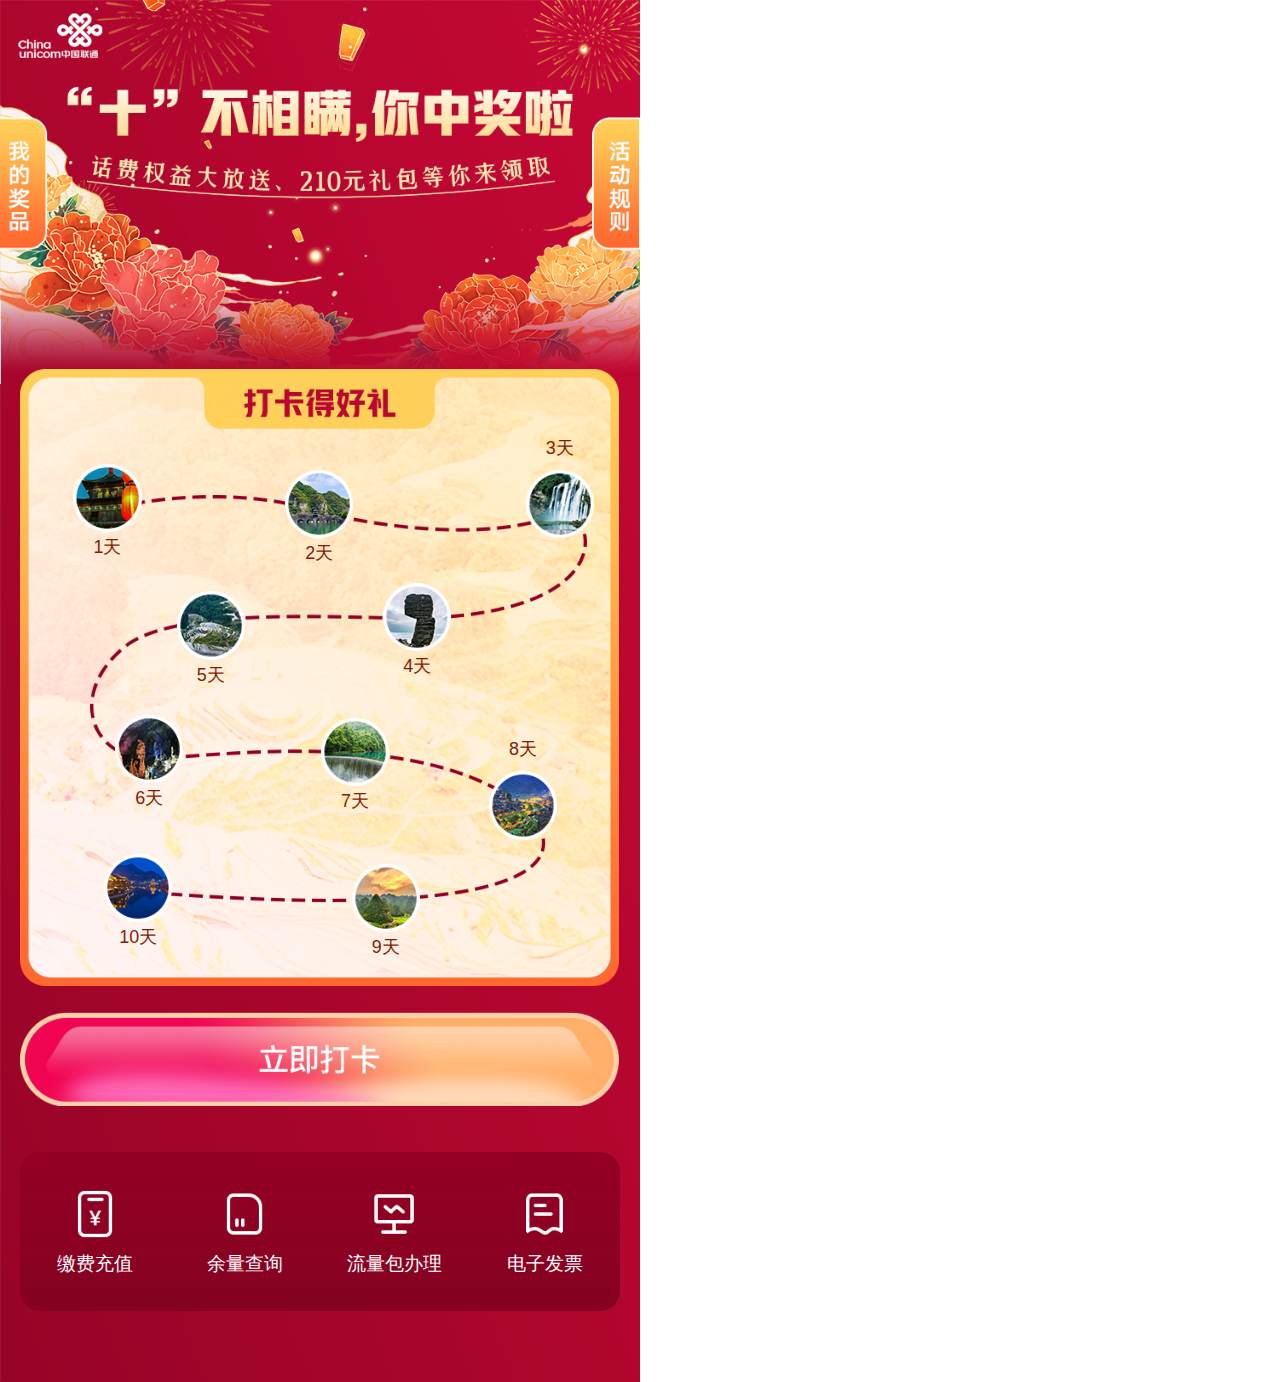
<file: index.html>
<!DOCTYPE html>
<html lang="en">
<head>
    <meta charset="UTF-8">
    <meta http-equiv="X-UA-Compatible" content="IE=edge">
    <meta name="viewport" content="width=device-width, initial-scale=1.0">
    <title>贵州联通</title>
    <link rel="stylesheet" href="./css/index.css">
	<link rel="stylesheet" href="./css/common.css">
	<script src="./js/flexible.js"></script>
	<script src="./js/vue.min.js"></script>
</head>
<body>
    <div id="app">
        <div class="page">
            <!-- 奖品，规则 -->
            <div class="rules" @click="toRules"></div>
            <div class="record" @click="toPrize"></div>
            <!-- 活动 -->
            <div class="active-box">
                <div id="roadline"></div>
                <ul id="active-group">
                    <li class="active-item" v-for="item in dataList" :key="item.id">
                        <img class="active-pic" :src="item.img">
                        <p :class=" item.class ">{{ item.isDone?'已打卡':item.text }}</p>
                    </li>
                </ul>
            </div>
            <!-- 打卡 -->
            <div :class=" isToday? 'sign-done':'sign-in' " @click="playcard"></div>
            <!-- 业务 -->
            <div class="work">
                <ul class="work-group">
                    <li>
                        <img src="./img/work4.png" >
                        <p>缴费充值</p>
                    </li>
                    <li>
                        <img src="./img/work3.png" >
                        <p>余量查询</p>
                    </li>
                    <li class="work-item2">
                        <img src="./img/work2.png" >
                        <p>流量包办理</p>
                    </li>
                    <li>
                        <img src="./img/work1.png" >
                        <p>电子发票</p>
                    </li>
                </ul>
            </div>

            <!-- 未中奖弹框 -->
			<div class="shade" v-if="noPrize">
                <div class="no-prize">
                    <div class="no-prize-top"></div>
                    <p class="no-prize-content">恭喜您前进一步，离奖品很近了，继续加油！</p>
                    <div class="no-prize-bottom" @click="close">知道啦</div>
                    <div class="close" @click="close"></div>
                </div>
            </div>
            <!-- 中奖弹框 -->
		    <div class="shade" v-if="hasPrize">
                <div class="no-prize">
                    <div class="no-prize-top"></div>
                    <p class="has-prize-content1">恭喜您获得XXX奖品</p>
                    <p class="has-prize-content2">请前往<a href="./prize.html">【我的奖品】</a>页查看</p>
                    <div class="no-prize-bottom" @click="close">知道啦</div>
                    <div class="close" @click="close"></div>
                </div>
            </div>
        </div>
    </div>
</body>
<script type="text/javascript">
    const app = new Vue({
        el:'#app',
        data: {
            isToday:false,
            noPrize:false,
            hasPrize:false,
            taskStartTime:null,
            dataList:[
                {
                    id:'2022-09-21',
                    text:'1天',
                    isDone:false,
                    img: './img/day1.png',
                    class:'active-font1'
                },
                {
                    id:'2022-09-22',
                    text:'2天',
                    isDone:false,
                    img: './img/day2.png',
                    class:'active-font1'
                },
                {
                    id:'2022-09-23',
                    text:'3天',
                    isDone:false,
                    img: './img/day3.png',
                    class:'active-font1'
                },
                {
                    id:'2022-09-24',
                    text:'4天',
                    isDone:false,
                    img: './img/day4.png',
                    class:'active-font1'
                },
                {
                    id:'2022-09-25',
                    text:'5天',
                    isDone:false,
                    img: './img/day5.png',
                    class:'active-font1'
                },
                {
                    id:'2022-09-26',
                    text:'6天',
                    isDone:false,
                    img: './img/day6.png',
                    class:'active-font1'
                },
                {
                    id:'2022-09-27',
                    text:'7天',
                    isDone:false,
                    img: './img/day7.png',
                    class:'active-font1'
                },
                {
                    id:'2022-09-28',
                    text:'8天',
                    isDone:false,
                    img: './img/day8.png',
                    class:'active-font1'
                },
                {
                    id:'2022-09-29',
                    text:'9天',
                    isDone:false,
                    img: './img/day9.png',
                    class:'active-font1'
                },
                {
                    id:'2022-09-30',
                    text:'10天',
                    isDone:false,
                    img: './img/day10.png',
                    class:'active-font1'
                },    
            ]
        },
        methods: {
            playcard(){
                if (this.isToday) {
                    return;
                }
                this.dataList.map((item) => {
                    if( item.id === this.taskStartTime ){
                        item.isDone = true 
                        item.class = 'active-font2'
                        this.isToday = true
                    }
                })
                console.log(this.isToday);

                // 随机出奖
                if( Math.floor(Math.random()*4) <= 2){
                    this.noPrize = true
                }else{
                    this.hasPrize = true
                }
                
            },
            toRules(){
                window.location.href = './rule.html'
            },
            toPrize(){
                window.location.href = './prize.html'
            },
            close(){
                this.noPrize = false
                this.hasPrize = false
            }
        },
        mounted() {
            // 在加载页面时就遍历数组，渲染页面

            // 获取当前时间并格式化
            let date = new Date();
            // getMonth()中得到的数字加一为月份，即8为九月
            if (date.getMonth() < 9) {
                this.taskStartTime = date.getFullYear() + "-0" + (date.getMonth() + 1) + "-"
            } else {
                this.taskStartTime = date.getFullYear() + "-" + (date.getMonth() + 1) + "-"
            }
            if (date.getDate() < 10) {
                this.taskStartTime += "0" + date.getDate()
            } else {
                this.taskStartTime += date.getDate()
            }
            console.log(this.taskStartTime.split("-")[2])

            // 遍历数组
            this.dataList.forEach((item) => {
                    // 如果今天之前没有打卡，图标文字变为未打卡
                    if( date.getFullYear() === 2022 && date.getMonth() === 8 && item.id.split("-")[2] < this.taskStartTime.split("-")[2] ){
                        item.text = "未打卡"
                        item.class = 'active-font2'
                    }
                    // 判断今天打没打卡
                    else if( date.getFullYear() === 2022 && date.getMonth() === 8 && item.id.split("-")[2] === this.taskStartTime.split("-")[2] ){
                        // 如果今天已经打卡了
                        if(item.isDone === true){
                            item.class = 'active-font2'
                            item.isDone = true
                            this.isToday = true
                        }
                    }
            })
        },
    })
</script>
</html>
</file>
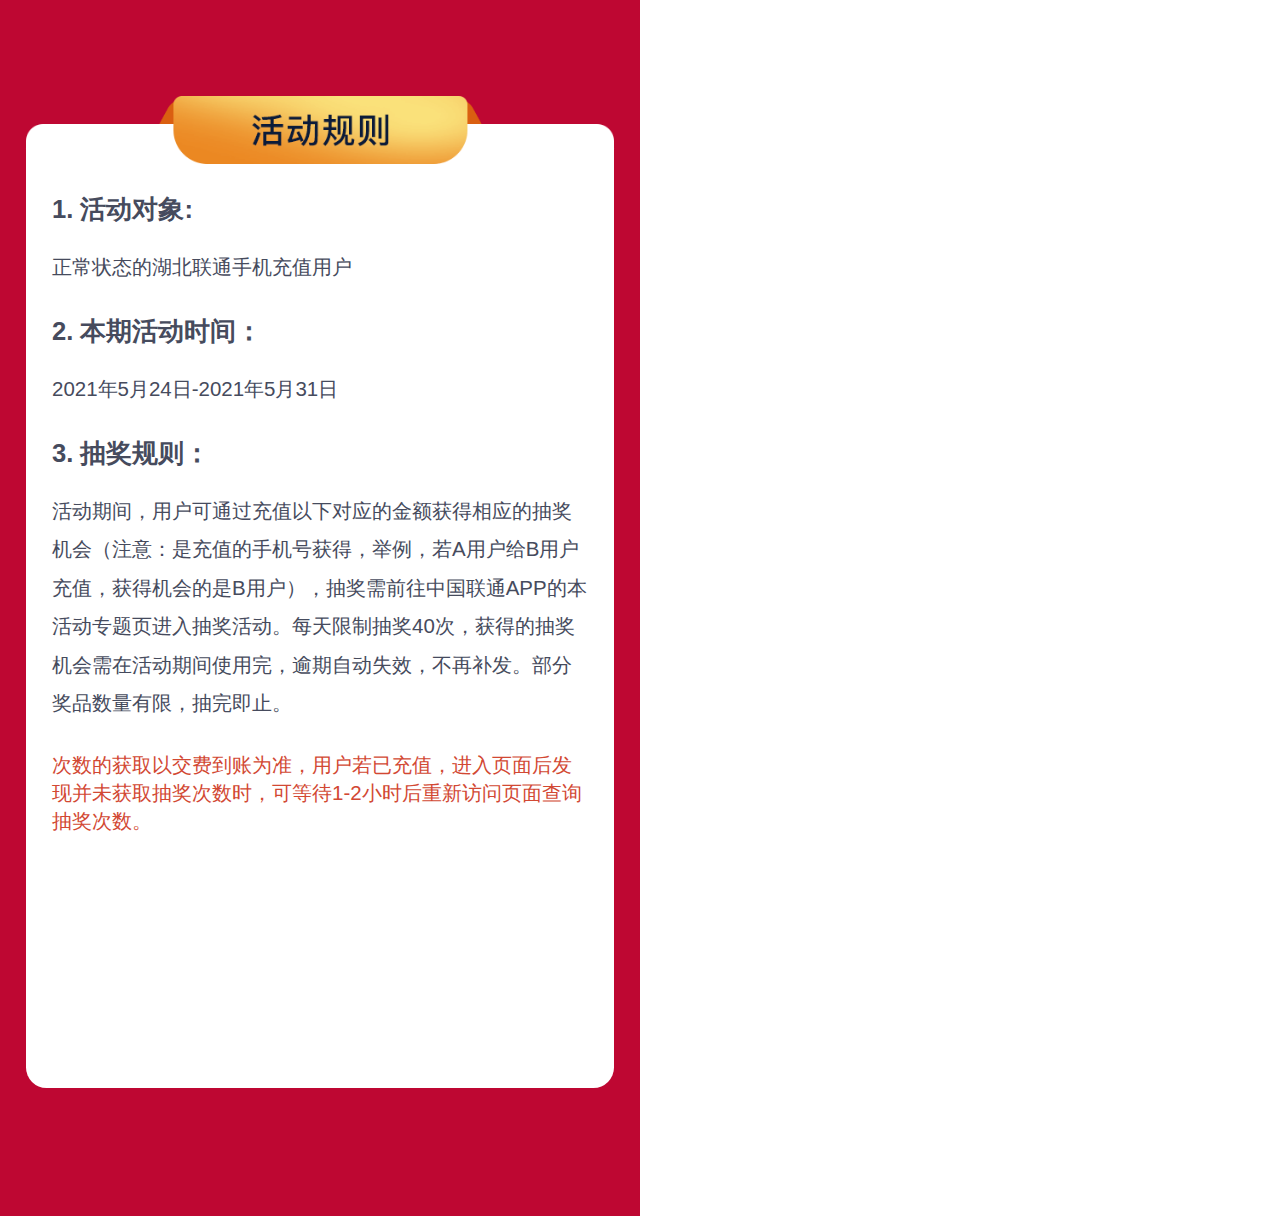
<file: rule.html>
<!DOCTYPE html>
<html lang="en">

<head>
	<meta charset="UTF-8">
	<meta http-equiv="X-UA-Compatible" content="IE=edge">
	<meta name="viewport" content="width=device-width, initial-scale=1.0, maximum-scale=1.0, user-scalable=no">
	<title>贵州联通</title>
	<link rel="stylesheet" href="./css/rule.css">
	<link rel="stylesheet" href="./css/common.css">
	<script src="./js/flexible.js"></script>
	<script src="./js/vue.min.js"></script>
</head>

<body>
	<div id="app">
		<div class="page">
			<div class="rule-box">
				<img src="./img/rule-bg.png" alt="" class="rule-bg">
				<div class="box">
					<div class="rule-item">
						<p class="rule-name">1. 活动对象:</p>
						<p class="rule-time">正常状态的湖北联通手机充值用户</p>
					</div>
					<div class="rule-item">
						<p class="rule-name">2. 本期活动时间：</p>
						<p class="rule-time">2021年5月24日-2021年5月31日</p>
					</div>
					<div class="rule-item">
						<p class="rule-name">3. 抽奖规则：</p>
						<p class="rule-time">活动期间，用户可通过充值以下对应的金额获得相应的抽奖机会（注意：是充值的手机号获得，举例，若A用户给B用户充值，获得机会的是B用户），抽奖需前往中国联通APP的本活动专题页进入抽奖活动。每天限制抽奖40次，获得的抽奖机会需在活动期间使用完，逾期自动失效，不再补发。部分奖品数量有限，抽完即止。 </p>
					</div>
					<p class="red-txt">次数的获取以交费到账为准，用户若已充值，进入页面后发现并未获取抽奖次数时，可等待1-2小时后重新访问页面查询抽奖次数。</p>
				</div>
			</div>
	</div>
	</div>
</body>
<script type="text/javascript">
	const app = new Vue({
		el: '#app',
		data: {
		
		},
		mounted () {
		},
		beforeDestroy () {
		},
		methods: {
		},
	})
</script>
</file>
<file: css/index.css>
.app {
    margin: 0;
    padding: 0;
}
.page {
    position: relative;
	width: 10rem;
    height: 21.6rem;
	background:url('../img/big.png') no-repeat;
    background-size: 100% 100%;	
    padding-top: 5.76rem;
}
.rules {
    width: 0.74667rem;
    height: 2.08rem;
	background:url('../img/rules.png') no-repeat;
    background-size: 100% 100%;
    position: absolute;
    top: 1.82667rem;
    right: 0;
}
.record {
    width: 0.74667rem;
    height: 2.08rem;
	background:url('../img/my-price.png') no-repeat;
    background-size: 100% 100%;
    position: absolute;
    top: 1.82667rem;
    left: 0;
}

/* 活动 */
.active-box {
    width: 9.36rem;
    height: 9.65333rem;
	background:url('../img/active.png') no-repeat;
    background-size: 100% 100%;
    margin: 0 auto;
    position: relative;
}
#roadline {
    width: 7.76rem;
    height: 6.37333rem;
    background:url('../img/roadline.png') no-repeat;
    background-size: 100% 100%;
    position: absolute;
    top: 1.97333rem;
    left: 1.09333rem;
}

/* 活动 */
.active-pic{
    width: 1.06667rem;
    height: 1.06667rem;
    background-size: 100% 100%;
}
.active-item:nth-child(1) {
    position: absolute;
    top: 1.49333rem;
    left: 0.82667rem;
}
.active-item:nth-child(2) {
    position: absolute;
    top: 1.58667rem;
    left: 4.13333rem;
}
.active-item:nth-child(3) {
    position: absolute;
    top: 1.58667rem;
    right: 0.4rem;
}
.active-item:nth-child(3) p {
    position: relative;
    top: -1.65rem;
}
.active-item:nth-child(4) {
    position: absolute;
    top: 3.34667rem;
    right: 2.62667rem;
}
.active-item:nth-child(5) {
    position: absolute;
    top: 3.48rem;
    left: 2.44rem;
}
.active-item:nth-child(6) {
    position: absolute;
    top: 5.41333rem;
    left: 1.48rem;
}
.active-item:nth-child(7) {
    position: absolute;
    top: 5.45333rem;
    right: 3.6rem;
}
.active-item:nth-child(8) {
    position: absolute;
    top: 6.29333rem;
    right: 0.97333rem;
}
.active-item:nth-child(8) p {
    position: relative;
    top: -1.65rem;
}
.active-item:nth-child(9) {
    position: absolute;
    top: 7.73333rem;
    right: 3.12rem;
}
.active-item:nth-child(10) {
    position: absolute;
    top: 7.58667rem;
    left: 1.30667rem;
}
/* 未打卡与已打卡 */
.active-font1 {
    width: 1.06667rem;
    text-align: center;
    font-size: 0.28rem;
    color: #831C07;
    line-height: 0.4rem;
}
.active-font2 {
    width: 1.1rem;
    height: 0.45333rem;
    background: #D83C00;
    border-radius: 0.22667rem;
    text-align: center;
    line-height: 0.44rem;
    color: #FFF4EC;
    font-size: 0.28rem;
}

/* 打卡和已打卡 */
.sign-in {
    width: 9.36rem;
    height: 1.46667rem;
    background:url('../img/sign-in.png') no-repeat;
    background-size: 100% 100%;
    margin: 0.4rem auto 0;
}
.sign-done {
    width: 9.36rem;
    height: 1.46667rem;
    background:url('../img/sign-done.png') no-repeat;
    background-size: 100% 100%;
    margin: 0.4rem auto 0;
}

/* 充值，查询业务 */
.work {
    width: 9.36rem;
    height: 2.48rem;
    background: linear-gradient(0deg, #850221 0%, #940024 100%);
    border-radius: 20px;
    margin: 0.72rem auto 0;
}
.work ul {
    height: 2.48rem;
    display: flex;
    justify-content: space-around;
    align-items:center;
}
.work-group li {
    width: 2rem;
    height: 2.48rem;
    position: relative;
}
.work-group li img {
    width: 0.93334rem;
    height: 0.93334rem;
    position: absolute;
    top: 0.50666rem;
    left: 0.525rem;
}
.work-group li p {
    width: 2rem;
    height: 0.30666rem;
    font-size: 0.29rem;
    color: #FFFFFF;
    text-align: center;
    position: absolute;
    top: 1.55rem;
} 

/* 未中奖弹窗 */
.no-prize {
    width: 7.46667rem;
    background: #FFFFFF;
    border-radius: 0.53333rem;
    position: absolute;
    top: 5.26667rem;
    left: 1.26667rem;
    z-index: 10;
}
.no-prize-top {
    width: 5.6rem;
    height: 1.92rem;
    background:url('../img/prize-top.png') no-repeat;
    background-size: 100% 100%;
    position: absolute;
    top: -1.14667rem;
    left: 0.93333rem;
}
.no-prize-content {
    width: 4.77333rem;
    font-size: 0.4rem;
    color: #808080;
    line-height: 0.58667rem;
    text-align: center;
    margin: 1.33333rem auto 0;
}
.no-prize-bottom {
    width: 5.33333rem;
    height: 1.46667rem;
    background: #BE0732;
    border-radius: 0.73333rem;
    margin: 0.8rem auto 0.66667rem;
    font-size: 0.48rem;
    color: #FFFFFF;
    line-height: 1.46667rem;
    text-align: center;
}
.close {
    width: 0.72933rem;
    height: 0.72933rem;
    background:url('../img/close.png') no-repeat;
    background-size: 100% 100%;
    position: absolute;
    bottom: -1.26rem;
    left: 3.37333rem;
}
/* 中奖弹窗 */
.has-prize-content1 {
    width: 4.4rem;
    font-size: 0.48rem;
    font-weight: 500;
    color: #333333;
    text-align: center;
    margin: 1.22667rem auto 0;
}
.has-prize-content2 {
    width: 4.8rem;
    font-size: 0.34667rem;
    color: #808080;
    text-align: center;
    margin: 0.45rem auto 0;
}
.has-prize-content2 a {
    font-size: 0.34667rem;
    color: #BE0732;
}

/* 遮罩层 */
.shade {
    position: fixed;
	top: 0;
	left: 0;
	right: 0;
	bottom: 0;
    background: rgba(0,0,0,.5);
    z-index: 10;
}
</file>
<file: css/common.css>
@charset "UTF-8";

html {
  -webkit-tap-highlight-color: transparent;
  -webkit-box-sizing: border-box;
  box-sizing: border-box;
}

*,
*:after,
*:before {
  -webkit-box-sizing: inherit;
  box-sizing: inherit;
}

body,
h5,
ul,
li,
figure,
p,
button {
  margin: 0;
  padding: 0;
}

body {
  color: #222;
  overflow-x: hidden;
  font-family: "Microsoft Yahei",PingFangSC-Regular,Helvetica,"Droid Sans",Arial,sans-serif;
}

ul {
  list-style-type: none;
}

input,
button,
select {
  outline: 0;
  border: 0;
}

button {
  background-color: transparent;
}

a {
  color: inherit;
  text-decoration: none;
}

/* font --> size */

.fz0 {
  font-size: 0;
}

.fz10 {
  font-size: 10px;
}

[data-dpr='2'] .fz10 {
  font-size: 20px;
}

[data-dpr='3'] .fz10 {
  font-size: 30px;
}

.fz11 {
  font-size: 11px;
}

[data-dpr='2'] .fz11 {
  font-size: 22px;
}

[data-dpr='3'] .fz11 {
  font-size: 33px;
}

.fz12 {
  font-size: 12px;
}

[data-dpr='2'] .fz12 {
  font-size: 24px;
}

[data-dpr='3'] .fz12 {
  font-size: 36px;
}

.fz13 {
  font-size: 13px;
}

[data-dpr='2'] .fz13 {
  font-size: 26px;
}

[data-dpr='3'] .fz13 {
  font-size: 39px;
}

.fz14 {
  font-size: 14px;
}

[data-dpr='2'] .fz14 {
  font-size: 28px;
}

[data-dpr='3'] .fz14 {
  font-size: 42px;
}

.fz15 {
  font-size: 15px;
}

[data-dpr='2'] .fz15 {
  font-size: 30px;
}

[data-dpr='3'] .fz15 {
  font-size: 45px;
}

.fz16 {
  font-size: 16px;
}

[data-dpr='2'] .fz16 {
  font-size: 32px;
}

[data-dpr='3'] .fz16 {
  font-size: 48px;
}

.fz17 {
  font-size: 17px;
}

[data-dpr='2'] .fz17 {
  font-size: 34px;
}

[data-dpr='3'] .fz17 {
  font-size: 51px;
}

.fz18 {
  font-size: 18px;
}

[data-dpr='2'] .fz18 {
  font-size: 36px;
}

[data-dpr='3'] .fz18 {
  font-size: 54px;
}

.fz19 {
  font-size: 19px;
}

[data-dpr='2'] .fz19 {
  font-size: 38px;
}

[data-dpr='3'] .fz19 {
  font-size: 57px;
}

.fz20 {
  font-size: 20px;
}

[data-dpr='2'] .fz20 {
  font-size: 40px;
}

[data-dpr='3'] .fz20 {
  font-size: 60px;
}

.fz21 {
  font-size: 21px;
}

[data-dpr='2'] .fz21 {
  font-size: 42px;
}

[data-dpr='3'] .fz21 {
  font-size: 63px;
}

.fz22 {
  font-size: 22px;
}

[data-dpr='2'] .fz22 {
  font-size: 44px;
}

[data-dpr='3'] .fz22 {
  font-size: 66px;
}

.fz23 {
  font-size: 23px;
}

[data-dpr='2'] .fz23 {
  font-size: 46px;
}

[data-dpr='3'] .fz23 {
  font-size: 69px;
}

.fz24 {
  font-size: 24px;
}

[data-dpr='2'] .fz24 {
  font-size: 48px;
}

[data-dpr='3'] .fz24 {
  font-size: 72px;
}

.clearfix:after,
.clearfix:before {
  content: "";
  display: table;
}

.clearfix:after {
  clear: both;
}

.block {
  display: block;
}

/* overflow */

.ovx-h {
  overflow-x: hidden;
}

.ovy-h {
  overflow-y: hidden;
}

.ovy-s {
  overflow-y: scroll;
}

.ovy-a {
  overflow-y: auto;
}

.ovx-s {
  overflow-x: scroll;
}

.ov-h {
  overflow: hidden;
}

/* show , hide */

.hide {
  display: none !important;
}

.fw100 {
  font-weight: 100;
}

.fw700 {
  font-weight: 700;
}

.fw800 {
  font-weight: 800;
}

.fw900 {
  font-weight: 900;
}

/* size */

.w100p {
  width: 100%;
}

.w50p {
  width: 50%;
}

.h100p {
  height: 100%;
}

.h50p {
  height: 50%;
}

/* position, float , transform */

.fl-l {
  float: left;
}

.fl-r {
  float: right;
}

.pos-r {
  position: relative;
}

.pos-a {
  position: absolute;
}

.pos-f {
  position: fixed;
}

.t0 {
  top: 0;
}

.l0 {
  left: 0;
}

.r0 {
  right: 0;
}

.b0 {
  bottom: 0;
}

.z4 {
  z-index: 4;
}

.z5 {
  z-index: 5;
}

.z6 {
  z-index: 6;
}

.z7 {
  z-index: 7;
}

.z8 {
  z-index: 8;
}

.z9 {
  z-index: 9;
}

.z10 {
  z-index: 10;
}

.z11 {
  z-index: 11;
}

.z12 {
  z-index: 12;
}

.z13 {
  z-index: 13;
}

.z14 {
  z-index: 14;
}

.z15 {
  z-index: 15;
}

.z16 {
  z-index: 16;
}

.z17 {
  z-index: 17;
}

.z18 {
  z-index: 18;
}

.z19 {
  z-index: 19;
}

.z20 {
  z-index: 20;
}

.t50p {
  top: 50%;
}

.l50p {
  left: 50%;
}

.trsde300 {
  -webkit-transition-delay: .3s;
  transition-delay: .3s;
}

.trsde400 {
  -webkit-transition-delay: .4s;
  transition-delay: .4s;
}

.trsde500 {
  -webkit-transition-delay: .5s;
  transition-delay: .5s;
}

.trs300 {
  -webkit-transition: .3s;
  transition: .3s;
}

.trs400 {
  -webkit-transition: .4s;
  transition: .4s;
}

.trs500 {
  -webkit-transition: .5s;
  transition: .5s;
}

.trf-ty_50p {
  -webkit-transform: translateY(-50%);
  transform: translateY(-50%);
}

.trf-tx_50p {
  -webkit-transform: translateX(-50%);
  transform: translateX(-50%);
}

.whs-nw {
  white-space: nowrap;
}

.tov-e {
  text-overflow: ellipsis;
  white-space: nowrap;
  overflow: hidden;
}

.ta-c {
  text-align: center;
}

.ta-l {
  text-align: left;
}

.ta-r {
  text-align: right;
}

.fsl-n {
  font-style: normal;
}

.td-n {
  text-decoration: none;
}

.td-u {
  text-decoration: underline;
}

.td-l {
  text-decoration: line-through;
}

/* flex */

.df-row {
  display: -webkit-box;
  display: -ms-flexbox;
  display: flex;
  -webkit-box-orient: horizontal;
  -webkit-box-direction: normal;
  -ms-flex-direction: row;
  flex-direction: row;
}

.df-column {
  display: -webkit-box;
  display: -ms-flexbox;
  display: flex;
  display: -webkit-flex;
  -webkit-box-orient: vertical;
  -webkit-box-direction: normal;
  -ms-flex-direction: column;
  flex-direction: column;
}

.fx-row-between {
  display: -webkit-box;
  display: -ms-flexbox;
  display: flex;
  -webkit-box-orient: horizontal;
  -webkit-box-direction: normal;
  -ms-flex-flow: row nowrap;
  flex-flow: row nowrap;
  -webkit-box-pack: justify;
  -ms-flex-pack: justify;
  justify-content: space-between;
}

.fx-row-nw {
  display: -webkit-box;
  display: -ms-flexbox;
  display: flex;
  display: -webkit-flex;
  -webkit-box-orient: horizontal;
  -webkit-box-direction: normal;
  -ms-flex-flow: row nowrap;
  flex-flow: row nowrap;
}

.fxw-w {
  -ms-flex-wrap: wrap;
  flex-wrap: wrap;
  -webkit-flex-wrap: wrap;
}

.fxw-n {
  -ms-flex-wrap: nowrap;
  flex-wrap: nowrap;
  -webkit-flex-wrap: nowrap;
}

.fx1 {
  -webkit-box-flex: 1;
  -ms-flex: 1;
  flex: 1;
  -webkit-flex: 1;
}

.ai-c {
  -webkit-box-align: center;
  -ms-flex-align: center;
  align-items: center;
}

.ac-sb {
  -ms-flex-line-pack: justify;
  align-content: space-between;
}

.jc-c {
  -webkit-box-pack: center;
  -ms-flex-pack: center;
  justify-content: center;
}

.jc-fe {
  -webkit-box-pack: end;
  -ms-flex-pack: end;
  justify-content: flex-end;
}

.jc-sa {
  -ms-flex-pack: distribute;
  justify-content: space-around;
}

.jc-sb {
  -webkit-box-pack: justify;
  -ms-flex-pack: justify;
  justify-content: space-between;
}

.as-fs {
  -ms-flex-item-align: start;
  align-self: flex-start;
}

.as-c {
  -ms-flex-item-align: center;
  align-self: center;
}

.as-fe {
  -ms-flex-item-align: end;
  align-self: flex-end;
}

.as-b {
  -ms-flex-item-align: baseline;
  align-self: baseline;
}

/* color , background-color */

.c-white {
  color: #fff;
}

.c-black {
  color: #000;
}

.flex-middlecenter {
  -webkit-box-pack: center;
  -ms-flex-pack: center;
  justify-content: center;
  -webkit-box-align: center;
  -ms-flex-align: center;
  align-items: center;
}

.flex {
  display: -webkit-box;
  display: -ms-flexbox;
  display: flex;
  display: -webkit-flex;
}

.flex-center {
  /*水平居中*/
  -webkit-box-pack: center;
  -ms-flex-pack: center;
  justify-content: center;
}

.fx-around {
  -ms-flex-pack: distribute;
  justify-content: space-around;
}

.flex-between {
  /*水平两端分布*/
  -webkit-box-pack: justify;
  -ms-flex-pack: justify;
  justify-content: space-between;
}

.flex-around {
  /*水平居中分布*/
  -ms-flex-pack: distribute;
  justify-content: space-around;
}

.flex-vertical-stretch {
  /*竖向拉伸*/
  -webkit-box-align: stretch;
  -ms-flex-align: stretch;
  align-items: stretch;
}

.flex-baseline {
  /*垂直居中对齐*/
  -webkit-box-align: baseline;
  -ms-flex-align: baseline;
  align-items: baseline;
}

/*flex自身对齐:设置后则覆盖父容器*/

.flex-self-stretch {
  -ms-flex-item-align: stretch;
  align-self: stretch;
  /*拉伸*/
}

.flex-self-top {
  -ms-flex-item-align: start;
  align-self: flex-start;
  /*顶部对齐*/
}

.flex-self-middle {
  -ms-flex-item-align: center;
  align-self: center;
  /*垂直居中*/
}

.flex-self-bottom {
  -ms-flex-item-align: end;
  align-self: flex-end;
  /*底部对齐*/
}

.hidden {
  display: none;
}
</file>
<file: css/rule.css>
.page{
	width: 10rem;
	min-height: 100vh;
	background: #BE0732;
	padding: 2rem 0;
}
.rule-box{
	margin: 0 auto;
	width: 9.2rem;
	height: 15rem;
	background: #FFFFFF;
	border-radius: .32rem;
	padding-bottom: .32rem;
}
.rule-bg{
	margin: -.5rem auto 0.4rem;
	width: 100%;
	height: 1.06rem;
}
.rule-item{
	padding:0 0.413rem;
}
.rule-name, .rule-time{
	color: #464B5D;
}
.rule-name{
	font-size: .4rem;
	margin-bottom: .32rem;
	font-weight: 700;
}
.rule-time{
	font-size: .32rem;
	margin-bottom: 0.44rem;
	line-height: .6rem;
}
.red-txt{
	font-size: .32rem;
	color: #D24833;
	padding:0 0.413rem;
}
.box{
	overflow-y: auto;
	height:14rem;
	padding-bottom: .32rem;
}
</file>
